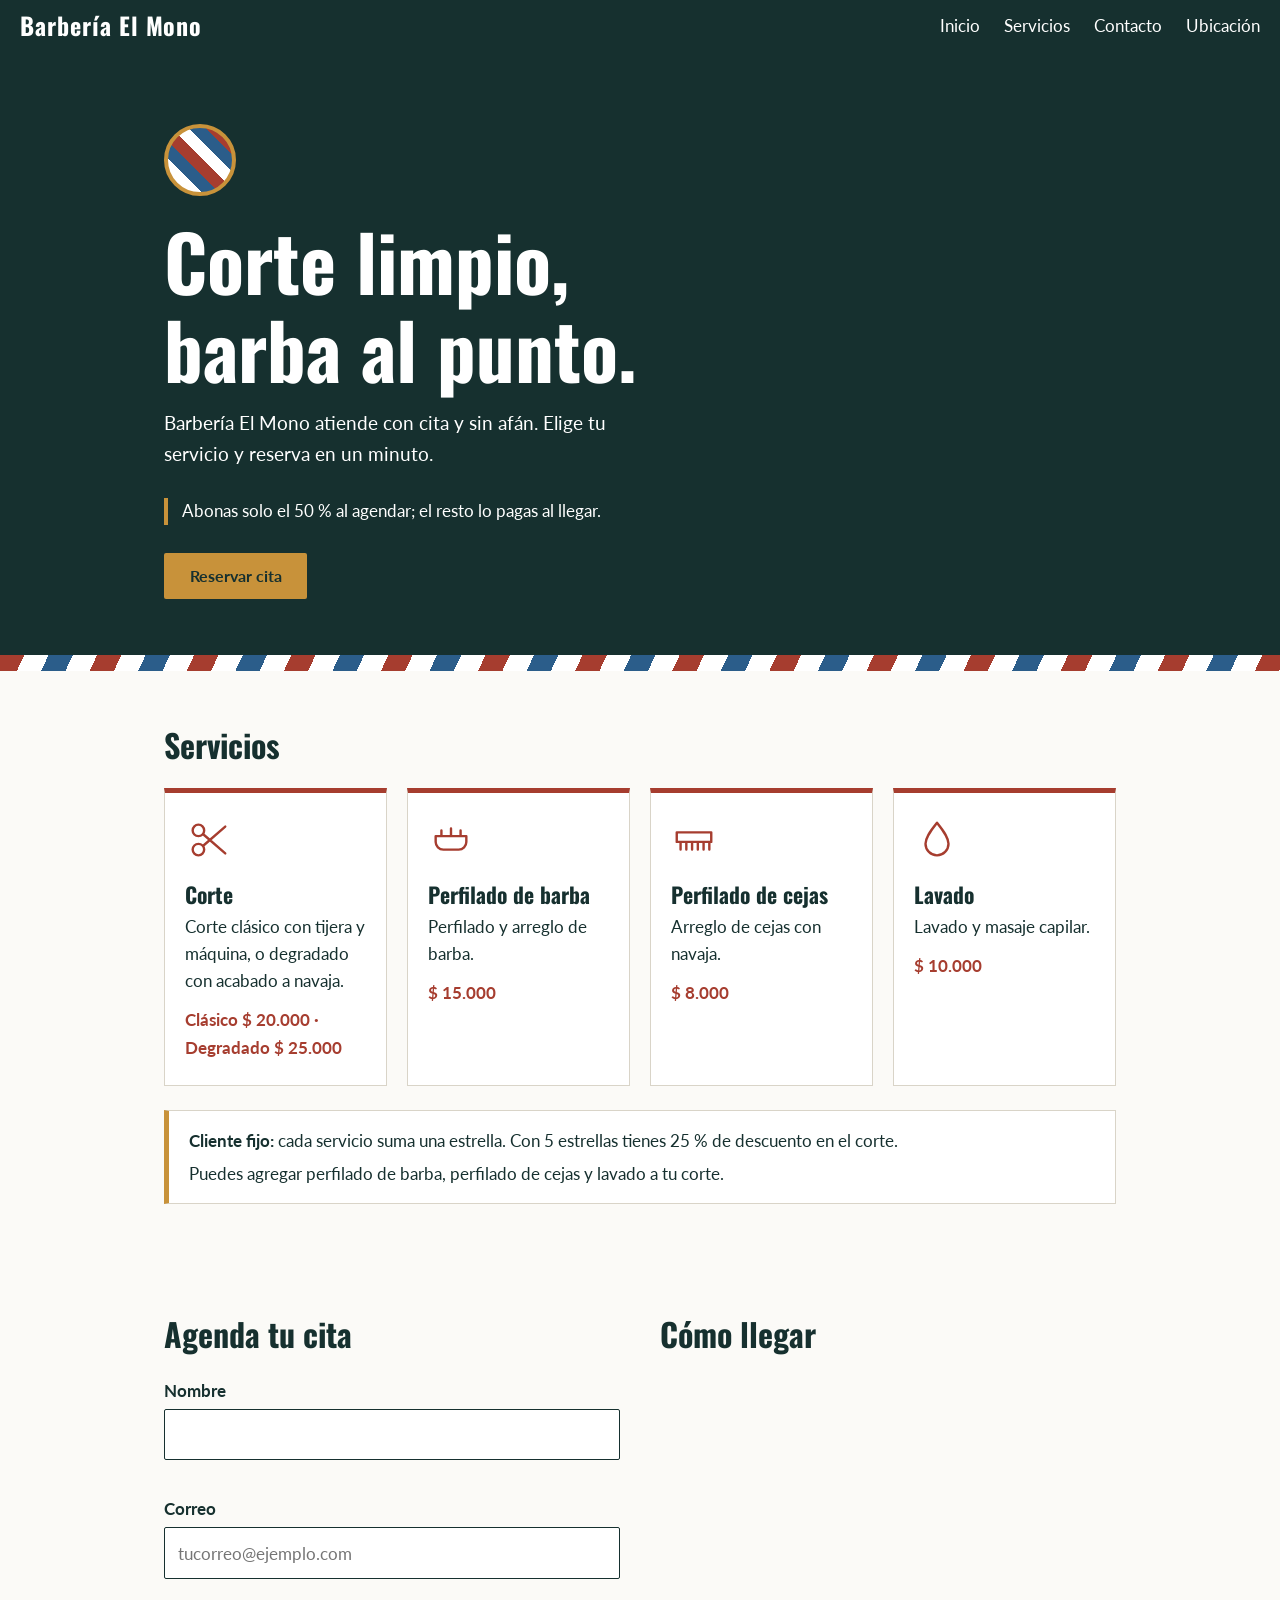
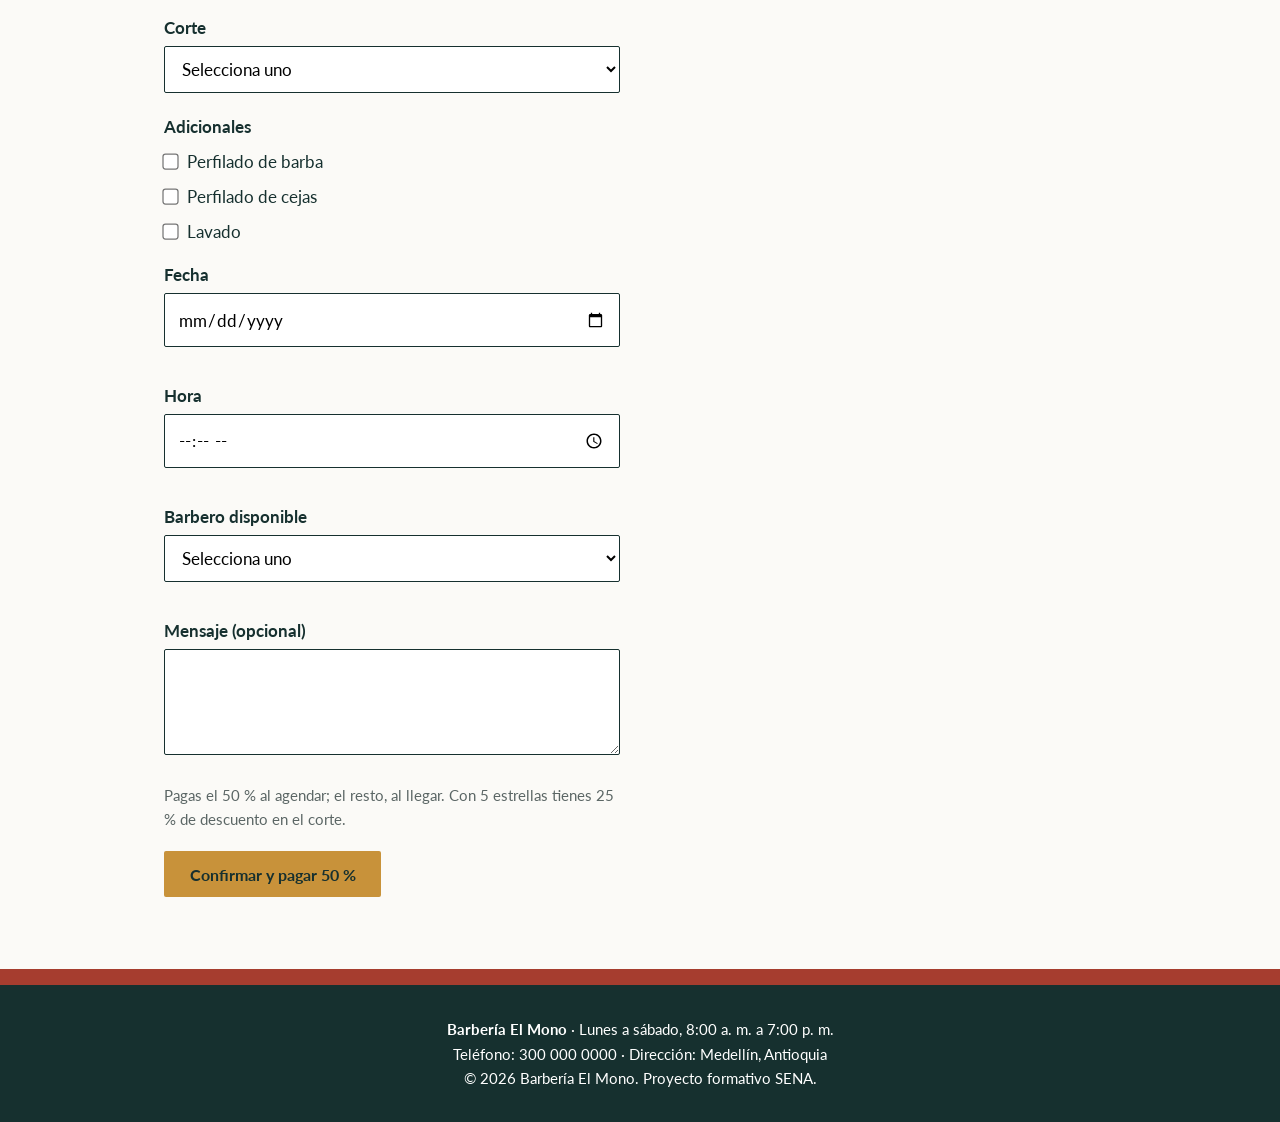
<file: frontend/index.html>
<!DOCTYPE html>
<html lang="es">
<head>
    <meta charset="UTF-8">
    <meta name="viewport" content="width=device-width, initial-scale=1.0">
    <meta name="description" content="Barbería El Mono: cortes, barba y cejas. Agenda tu cita.">
    <title>Barbería El Mono</title>
    <link rel="preconnect" href="https://fonts.googleapis.com">
    <link rel="stylesheet" href="https://fonts.googleapis.com/css2?family=Oswald:wght@500;700&family=Lato:wght@400;700&display=swap">
    <link rel="stylesheet" href="css/style.css">
</head>
<body>
    <a class="saltar" href="#servicios">Ir al contenido</a>

    <nav class="nav" aria-label="Principal">
        <a class="marca" href="#inicio">Barbería El Mono</a>
        <button class="nav__boton" id="botonMenu" aria-expanded="false" aria-controls="menu">Menú</button>
        <ul class="nav__lista" id="menu">
            <li><a href="#inicio">Inicio</a></li>
            <li><a href="#servicios">Servicios</a></li>
            <li><a href="#contacto">Contacto</a></li>
            <li><a href="#ubicacion">Ubicación</a></li>
        </ul>
    </nav>

    <div class="principal" id="inicio">
        <header class="encabezado">
            <div class="logo" aria-hidden="true"></div>
            <h1>Corte limpio, barba al punto.</h1>
            <p>Barbería El Mono atiende con cita y sin afán. Elige tu servicio y reserva en un minuto.</p>
            <p class="aviso">Abonas solo el 50 % al agendar; el resto lo pagas al llegar.</p>
            <a class="boton" href="#contacto">Reservar cita</a>
        </header>
        <div class="poste" aria-hidden="true"></div>
    </div>

    <main>
        <section class="servicios" id="servicios" aria-labelledby="tituloServicios">
            <h2 id="tituloServicios">Servicios</h2>
            <div class="rejilla">
                <div class="tarjeta">
                    <svg viewBox="0 0 48 48" aria-hidden="true"><circle cx="14" cy="34" r="6"/><circle cx="14" cy="14" r="6"/><path d="M19 18 42 38M19 30 42 10"/></svg>
                    <h3>Corte</h3>
                    <p>Corte clásico con tijera y máquina, o degradado con acabado a navaja.</p>
                    <p class="precio">Clásico $ 20.000 · Degradado $ 25.000</p>
                </div>
                <div class="tarjeta">
                    <svg viewBox="0 0 48 48" aria-hidden="true"><path d="M8 20h32v6a8 8 0 0 1-8 8H16a8 8 0 0 1-8-8zM14 20v-6M24 20v-8M34 20v-6"/></svg>
                    <h3>Perfilado de barba</h3>
                    <p>Perfilado y arreglo de barba.</p>
                    <p class="precio">$ 15.000</p>
                </div>
                <div class="tarjeta">
                    <svg viewBox="0 0 48 48" aria-hidden="true"><path d="M6 16h36v10H6zM10 26v8M16 26v8M22 26v8M28 26v8M34 26v8M40 26v8"/></svg>
                    <h3>Perfilado de cejas</h3>
                    <p>Arreglo de cejas con navaja.</p>
                    <p class="precio">$ 8.000</p>
                </div>
                <div class="tarjeta">
                    <svg viewBox="0 0 48 48" aria-hidden="true"><path d="M24 6c8 10 12 16 12 22a12 12 0 0 1-24 0c0-6 4-12 12-22z"/></svg>
                    <h3>Lavado</h3>
                    <p>Lavado y masaje capilar.</p>
                    <p class="precio">$ 10.000</p>
                </div>
            </div>
            <div class="promo">
                <p><strong>Cliente fijo:</strong> cada servicio suma una estrella. Con 5 estrellas tienes 25 % de descuento en el corte.</p>
                <p>Puedes agregar perfilado de barba, perfilado de cejas y lavado a tu corte.</p>
            </div>
        </section>

        <section class="contacto" id="contacto" aria-labelledby="tituloContacto">
            <form class="formulario" id="formulario" novalidate>
                <h2 id="tituloContacto">Agenda tu cita</h2>
                <label for="nombre">Nombre</label>
                <input type="text" id="nombre" name="nombre" autocomplete="name" required>
                <p class="error" id="errorNombre" role="alert"></p>

                <label for="correo">Correo</label>
                <input type="email" id="correo" name="correo" autocomplete="email" placeholder="tucorreo@ejemplo.com" required>
                <p class="error" id="errorCorreo" role="alert"></p>

                <label for="corte">Corte</label>
                <select id="corte" name="corte" required>
                    <option value="">Selecciona uno</option>
                    <option>Corte clásico</option>
                    <option>Corte degradado</option>
                </select>
                <p class="error" id="errorCorte" role="alert"></p>

                <fieldset class="opciones">
                    <legend>Adicionales</legend>
                    <label><input type="checkbox" name="adicionales" value="Perfilado de barba"> Perfilado de barba</label>
                    <label><input type="checkbox" name="adicionales" value="Perfilado de cejas"> Perfilado de cejas</label>
                    <label><input type="checkbox" name="adicionales" value="Lavado"> Lavado</label>
                </fieldset>

                <label for="fecha">Fecha</label>
                <input type="date" id="fecha" name="fecha" required>
                <p class="error" id="errorFecha" role="alert"></p>

                <label for="hora">Hora</label>
                <input type="time" id="hora" name="hora" min="08:00" max="19:00" required>
                <p class="error" id="errorHora" role="alert"></p>

                <label for="barbero">Barbero disponible</label>
                <select id="barbero" name="barbero" required>
                    <option value="">Selecciona uno</option>
                    <option>Carlos "El Mono" Ruiz (hay cupo)</option>
                    <option>Luis Ángel Cárdenas (hay cupo)</option>
                    <option>Sebastián Ñáñez (hay cupo)</option>
                </select>
                <p class="error" id="errorBarbero" role="alert"></p>

                <label for="mensaje">Mensaje (opcional)</label>
                <textarea id="mensaje" name="mensaje" rows="3"></textarea>

                <p class="nota">Pagas el 50 % al agendar; el resto, al llegar. Con 5 estrellas tienes 25 % de descuento en el corte.</p>

                <button class="boton" type="submit">Confirmar y pagar 50 %</button>
                <p class="exito" id="exito" role="status"></p>
            </form>

            <div class="mapa" id="ubicacion">
                <h2>Cómo llegar</h2>
                <iframe title="Mapa de ubicación de la barbería" loading="lazy"
                    src="https://www.google.com/maps?q=Medell%C3%ADn%2C%20Antioquia&output=embed"></iframe>
            </div>
        </section>
    </main>

    <footer class="pie">
        <p><strong>Barbería El Mono</strong> · Lunes a sábado, 8:00 a. m. a 7:00 p. m.</p>
        <p>Teléfono: 300 000 0000 · Dirección: Medellín, Antioquia</p>
        <p>&copy; <span id="anio">2026</span> Barbería El Mono. Proyecto formativo SENA.</p>
    </footer>

    <script src="js/main.js"></script>
</body>
</html>
</file>
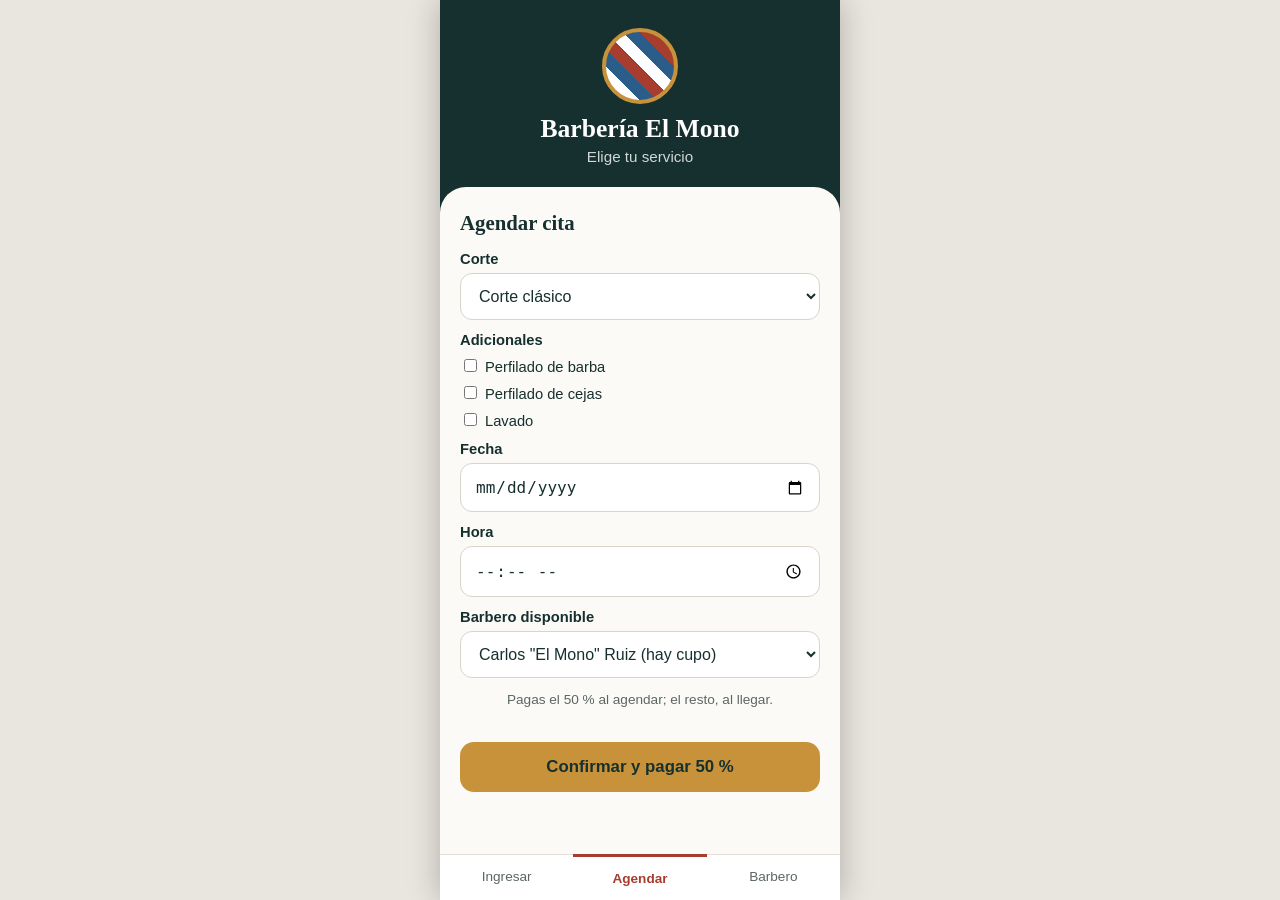
<file: frontend/interfaces/agendar.html>
<!DOCTYPE html><html lang="es"><head><meta charset="utf-8"><meta name="viewport" content="width=device-width,initial-scale=1"><title>Agendar cita - Barbería El Mono</title><link rel="stylesheet" href="app.css"></head><body>
<div class="app"><div class="top"><div class="logo"></div><h1>Barbería El Mono</h1><p>Elige tu servicio</p></div>
<main class="hoja"><h2>Agendar cita</h2><form data-confirmar="Cita agendada. Revisa tu correo con el valor abonado y el saldo."><label for="s">Corte</label><select id="s"><option>Corte clásico</option><option>Corte degradado</option></select><label>Adicionales</label><label class="op"><input type="checkbox">Perfilado de barba</label><label class="op"><input type="checkbox">Perfilado de cejas</label><label class="op"><input type="checkbox">Lavado</label><label for="fecha">Fecha</label><input id="fecha" type="date" required><label for="hora">Hora</label><input id="hora" type="time" min="08:00" max="19:00" required><label for="b">Barbero disponible</label><select id="b"><option>Carlos "El Mono" Ruiz (hay cupo)</option><option>Luis Ángel Cárdenas (hay cupo)</option><option>Sebastián Ñáñez (hay cupo)</option></select><p class="nota">Pagas el 50 % al agendar; el resto, al llegar.</p><button>Confirmar y pagar 50 %</button></form></main>
<nav class="tabs"><a href="login.html">Ingresar</a><a href="agendar.html" class="act">Agendar</a><a href="barbero.html">Barbero</a></nav></div>
<script src="main.js"></script></body></html>
</file>
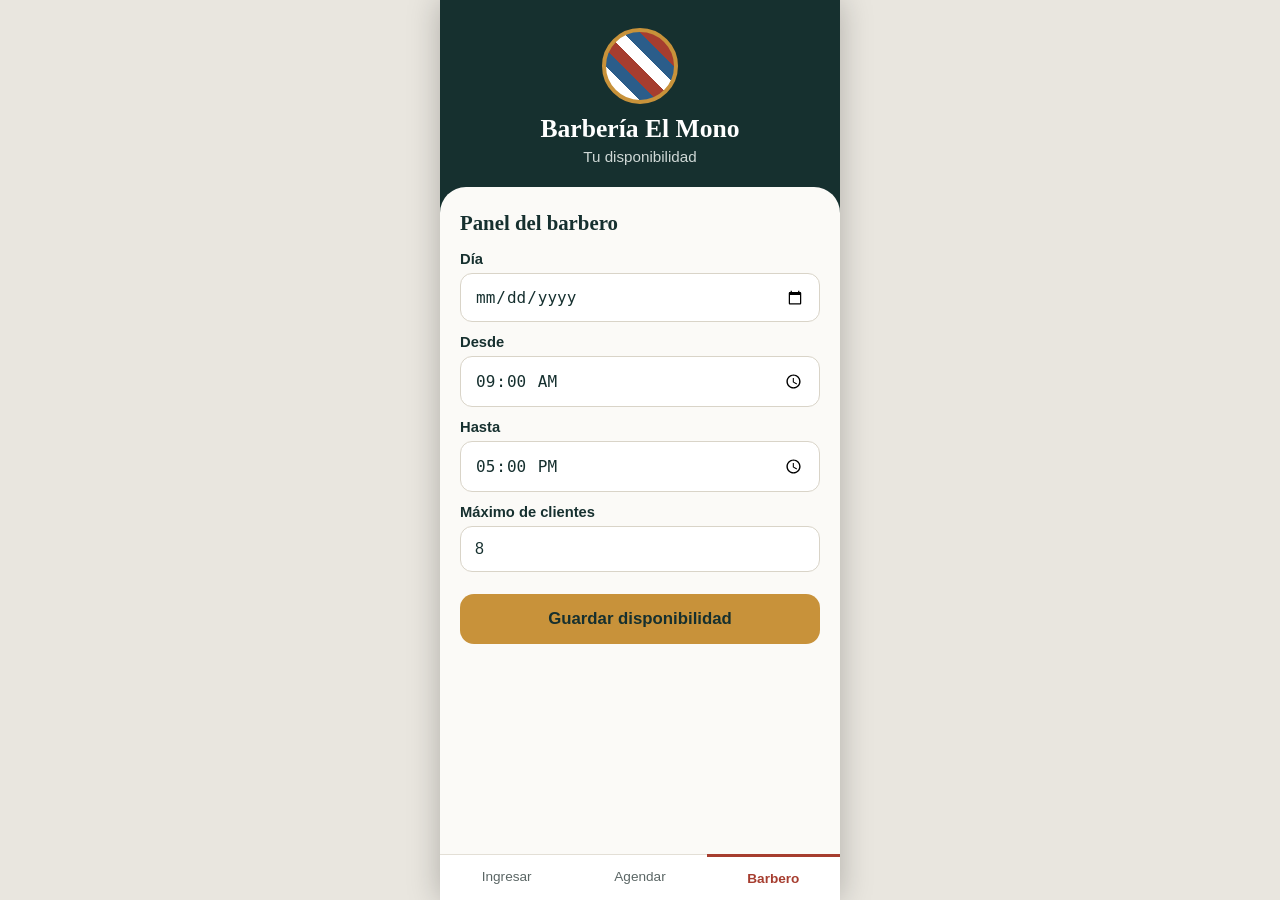
<file: frontend/interfaces/barbero.html>
<!DOCTYPE html><html lang="es"><head><meta charset="utf-8"><meta name="viewport" content="width=device-width,initial-scale=1"><title>Panel del barbero - Barbería El Mono</title><link rel="stylesheet" href="app.css"></head><body>
<div class="app"><div class="top"><div class="logo"></div><h1>Barbería El Mono</h1><p>Tu disponibilidad</p></div>
<main class="hoja"><h2>Panel del barbero</h2><form data-confirmar="Disponibilidad guardada."><label for="d">Día</label><input id="d" type="date" required><label for="h1">Desde</label><input id="h1" type="time" value="09:00"><label for="h2">Hasta</label><input id="h2" type="time" value="17:00"><label for="cu">Máximo de clientes</label><input id="cu" type="number" min="1" value="8"><button>Guardar disponibilidad</button></form></main>
<nav class="tabs"><a href="login.html">Ingresar</a><a href="agendar.html">Agendar</a><a href="barbero.html" class="act">Barbero</a></nav></div>
<script src="main.js"></script></body></html>
</file>
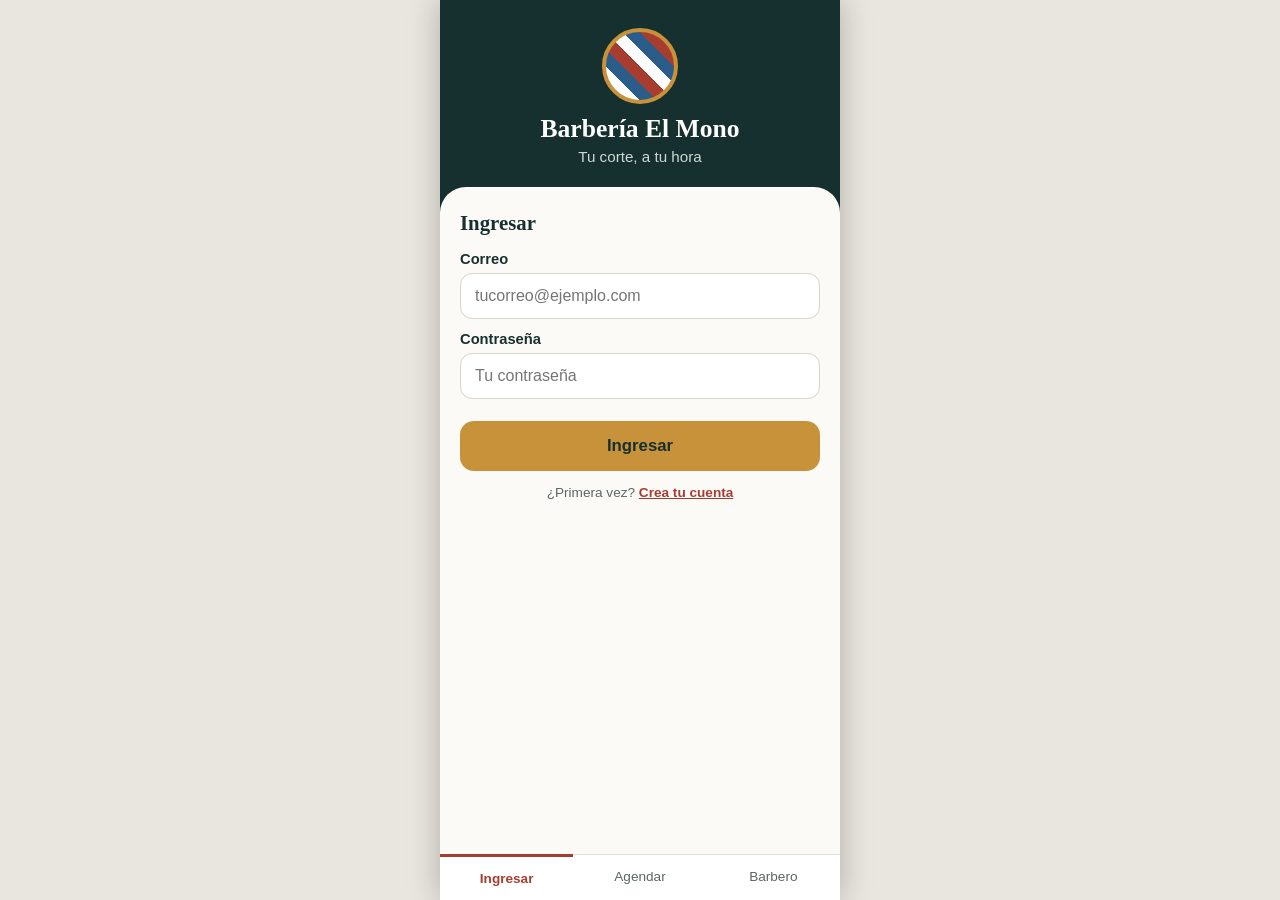
<file: frontend/interfaces/login.html>
<!DOCTYPE html><html lang="es"><head><meta charset="utf-8"><meta name="viewport" content="width=device-width,initial-scale=1"><title>Ingresar - Barbería El Mono</title><link rel="stylesheet" href="app.css"></head><body>
<div class="app"><div class="top"><div class="logo"></div><h1>Barbería El Mono</h1><p>Tu corte, a tu hora</p></div>
<main class="hoja"><h2>Ingresar</h2><form data-confirmar="Sesión iniciada."><label for="e">Correo</label><input id="e" type="email" placeholder="tucorreo@ejemplo.com" required><label for="p">Contraseña</label><input id="p" type="password" placeholder="Tu contraseña" required><button>Ingresar</button><p class="nota">¿Primera vez? <a href="#">Crea tu cuenta</a></p></form></main>
<nav class="tabs"><a href="login.html" class="act">Ingresar</a><a href="agendar.html">Agendar</a><a href="barbero.html">Barbero</a></nav></div>
<script src="main.js"></script></body></html>
</file>
<file: frontend/css/style.css>
:root{
  --tinta:#16302f; --borgona:#a63d2f; --laton:#c8923a; --hueso:#fbfaf7; --blanco:#fff; --azul:#2b5d8a; --gris:#5b6665;
  --borde:#d9d4c8; --error:#A3141F; --ok:#1E6B3A;
  --titulo:"Oswald","Arial Narrow",Impact,sans-serif; --texto:"Lato",Verdana,Arial,sans-serif;
}
*{box-sizing:border-box;margin:0}
html{scroll-behavior:smooth;scroll-padding-top:4rem}
body{font-family:var(--texto);color:var(--tinta);background:var(--hueso);line-height:1.6;font-size:1.0625rem}
h1,h2,h3,.marca{font-family:var(--titulo);line-height:1.15}
a{color:inherit}
:focus-visible{outline:3px solid var(--laton);outline-offset:3px}
.saltar{position:absolute;left:-999px;background:var(--blanco);padding:.5rem 1rem}
.saltar:focus{left:1rem;top:1rem;z-index:20}

/* nav */
.nav{position:sticky;top:0;z-index:10;display:flex;justify-content:space-between;align-items:center;
  flex-wrap:wrap;padding:.75rem 1.25rem;background:var(--tinta);color:var(--blanco)}
.marca{font-size:1.5rem;font-weight:700;text-decoration:none;letter-spacing:.04em}
.nav__lista{display:flex;gap:1.5rem;list-style:none;padding:0}
.nav__lista a{text-decoration:none;padding:.4rem 0;border-bottom:2px solid transparent}
.nav__lista a:hover{border-color:var(--laton)}
.nav__boton{display:none;background:none;color:inherit;border:1px solid var(--laton);padding:.4rem .9rem;font:inherit;cursor:pointer}

/* div principal + header */
.principal{background:var(--tinta);color:var(--blanco)}
.encabezado{max-width:62rem;margin:auto;padding:4.5rem 1.25rem 3.5rem}
.encabezado h1{font-size:clamp(2.4rem,7vw,4.8rem);font-weight:700;max-width:14ch;margin-bottom:1rem}
.encabezado p{max-width:44ch;font-size:1.2rem;margin-bottom:1.75rem}
.logo{width:72px;height:72px;border-radius:50%;border:4px solid var(--laton);margin-bottom:1.25rem;
  background:repeating-linear-gradient(45deg,var(--borgona) 0 12px,var(--blanco) 12px 24px,var(--azul) 24px 36px)}
.encabezado .aviso{border-left:4px solid var(--laton);padding-left:.9rem;font-size:1.05rem;margin-bottom:1.75rem}
.poste{height:16px;background:repeating-linear-gradient(115deg,var(--borgona) 0 22px,var(--blanco) 22px 44px,var(--azul) 44px 66px,var(--blanco) 66px 88px)}
.boton{display:inline-block;background:var(--laton);color:var(--tinta);font:700 1rem var(--texto);border:0;
  padding:.85rem 1.6rem;text-decoration:none;cursor:pointer;border-radius:2px}
.boton:hover{background:#d9a54c}

/* main: 4 divs */
main section{max-width:62rem;margin:auto;padding:3.5rem 1.25rem}
h2{font-size:2rem;margin-bottom:1.5rem}
.rejilla{display:grid;grid-template-columns:repeat(4,1fr);gap:1.25rem}
.tarjeta{background:var(--blanco);border:1px solid var(--borde);border-top:5px solid var(--borgona);padding:1.5rem 1.25rem}
.tarjeta svg{width:46px;height:46px;fill:none;stroke:var(--borgona);stroke-width:2.5;stroke-linecap:round;stroke-linejoin:round;margin-bottom:.75rem}
.tarjeta h3{font-size:1.35rem;margin-bottom:.4rem}
.precio{font-weight:700;margin-top:.75rem;color:var(--borgona)}
.promo{margin-top:1.5rem;background:var(--blanco);border:1px solid var(--borde);border-left:5px solid var(--laton);padding:1rem 1.25rem}
.promo p+p{margin-top:.35rem}

/* formulario + mapa */
.contacto{display:grid;grid-template-columns:1fr 1fr;gap:2.5rem;align-items:start}
.formulario label{display:block;font-weight:700;margin-top:1rem}
input,select,textarea{width:100%;font:inherit;padding:.7rem .8rem;border:1.5px solid var(--tinta);background:var(--blanco);border-radius:2px;margin-top:.3rem}
input[aria-invalid="true"],select[aria-invalid="true"]{border-color:var(--error)}
fieldset{border:0;padding:0;margin:0;min-width:0}
legend{font-weight:700;margin-top:1rem;padding:0}
.opciones label{display:flex;align-items:center;gap:.6rem;font-weight:400;margin-top:.5rem}
input[type="checkbox"]{width:auto;margin:0;accent-color:var(--laton);transform:scale(1.25)}
.nota{margin-top:1.25rem;font-size:.95rem;color:var(--gris)}
.error{color:var(--error);font-size:.95rem;min-height:1.2rem}
.exito{color:var(--ok);font-weight:700;margin-top:1rem}
.formulario .boton{margin-top:1.25rem}
.mapa iframe{width:100%;height:24rem;border:0}

/* footer */
.pie{background:var(--tinta);color:var(--blanco);text-align:center;padding:2rem 1.25rem;font-size:.95rem;border-top:16px solid var(--borgona)}

/* responsive */
@media (max-width:900px){.rejilla{grid-template-columns:repeat(2,1fr)}.contacto{grid-template-columns:1fr}}
@media (max-width:620px){
  .nav__boton{display:block}
  .nav__lista{display:none;flex-direction:column;gap:.25rem;width:100%;padding-top:.75rem}
  .nav__lista.abierto{display:flex}
  .rejilla{grid-template-columns:1fr}
  .encabezado{padding-top:3rem}
}
@media (prefers-reduced-motion:reduce){html{scroll-behavior:auto}}
</file>
<file: frontend/interfaces/app.css>
*{box-sizing:border-box}
:root{--tinta:#16302f;--laton:#c8923a;--ladrillo:#a63d2f;--hueso:#fbfaf7;--gris:#5b6665}
html,body{margin:0;overflow-x:hidden}
body{background:#e9e6df;font-family:'Segoe UI',Roboto,Arial,sans-serif;color:var(--tinta)}
.app{width:100%;max-width:400px;min-height:100vh;margin:0 auto;background:var(--tinta);display:flex;flex-direction:column;box-shadow:0 0 30px rgba(0,0,0,.25)}
.top{padding:28px 20px 22px;text-align:center;color:#fff}
.logo{width:76px;height:76px;margin:0 auto 10px;border-radius:50%;border:4px solid var(--laton);background:repeating-linear-gradient(45deg,#a63d2f 0 12px,#fff 12px 24px,#2b5d8a 24px 36px)}
.top h1{margin:0;font-family:Georgia,serif;font-size:1.6rem}
.top p{margin:4px 0 0;color:#cfd8d6;font-size:.95rem}
.hoja{flex:1;background:var(--hueso);border-radius:26px 26px 0 0;padding:24px 20px 90px}
.hoja h2{margin:0 0 16px;font-family:Georgia,serif;font-size:1.3rem}
label{display:block;margin:12px 0 6px;font-weight:600;font-size:.92rem}
input,select{width:100%;padding:13px 14px;border:1.5px solid #d9d4c8;border-radius:12px;font-size:1rem;background:#fff;color:var(--tinta)}
input[type=checkbox]{width:auto;margin-right:8px;accent-color:var(--laton)}
.op{display:block;font-weight:400;margin:8px 0}
button{width:100%;margin-top:22px;padding:15px;border:0;border-radius:14px;background:var(--laton);color:var(--tinta);font-size:1.05rem;font-weight:700}
.nota{margin-top:14px;font-size:.85rem;color:var(--gris);text-align:center}
.nota a{color:var(--ladrillo);font-weight:600}
.tabs{position:fixed;bottom:0;left:50%;transform:translateX(-50%);width:100%;max-width:400px;display:flex;background:#fff;border-top:1px solid #e3dfd6}
.tabs a{flex:1;padding:14px 4px;text-align:center;font-size:.85rem;color:var(--gris);text-decoration:none}
.tabs a.act{color:var(--ladrillo);font-weight:700;border-top:3px solid var(--ladrillo);margin-top:-1px}
:focus-visible{outline:3px solid var(--laton);outline-offset:2px}
</file>
